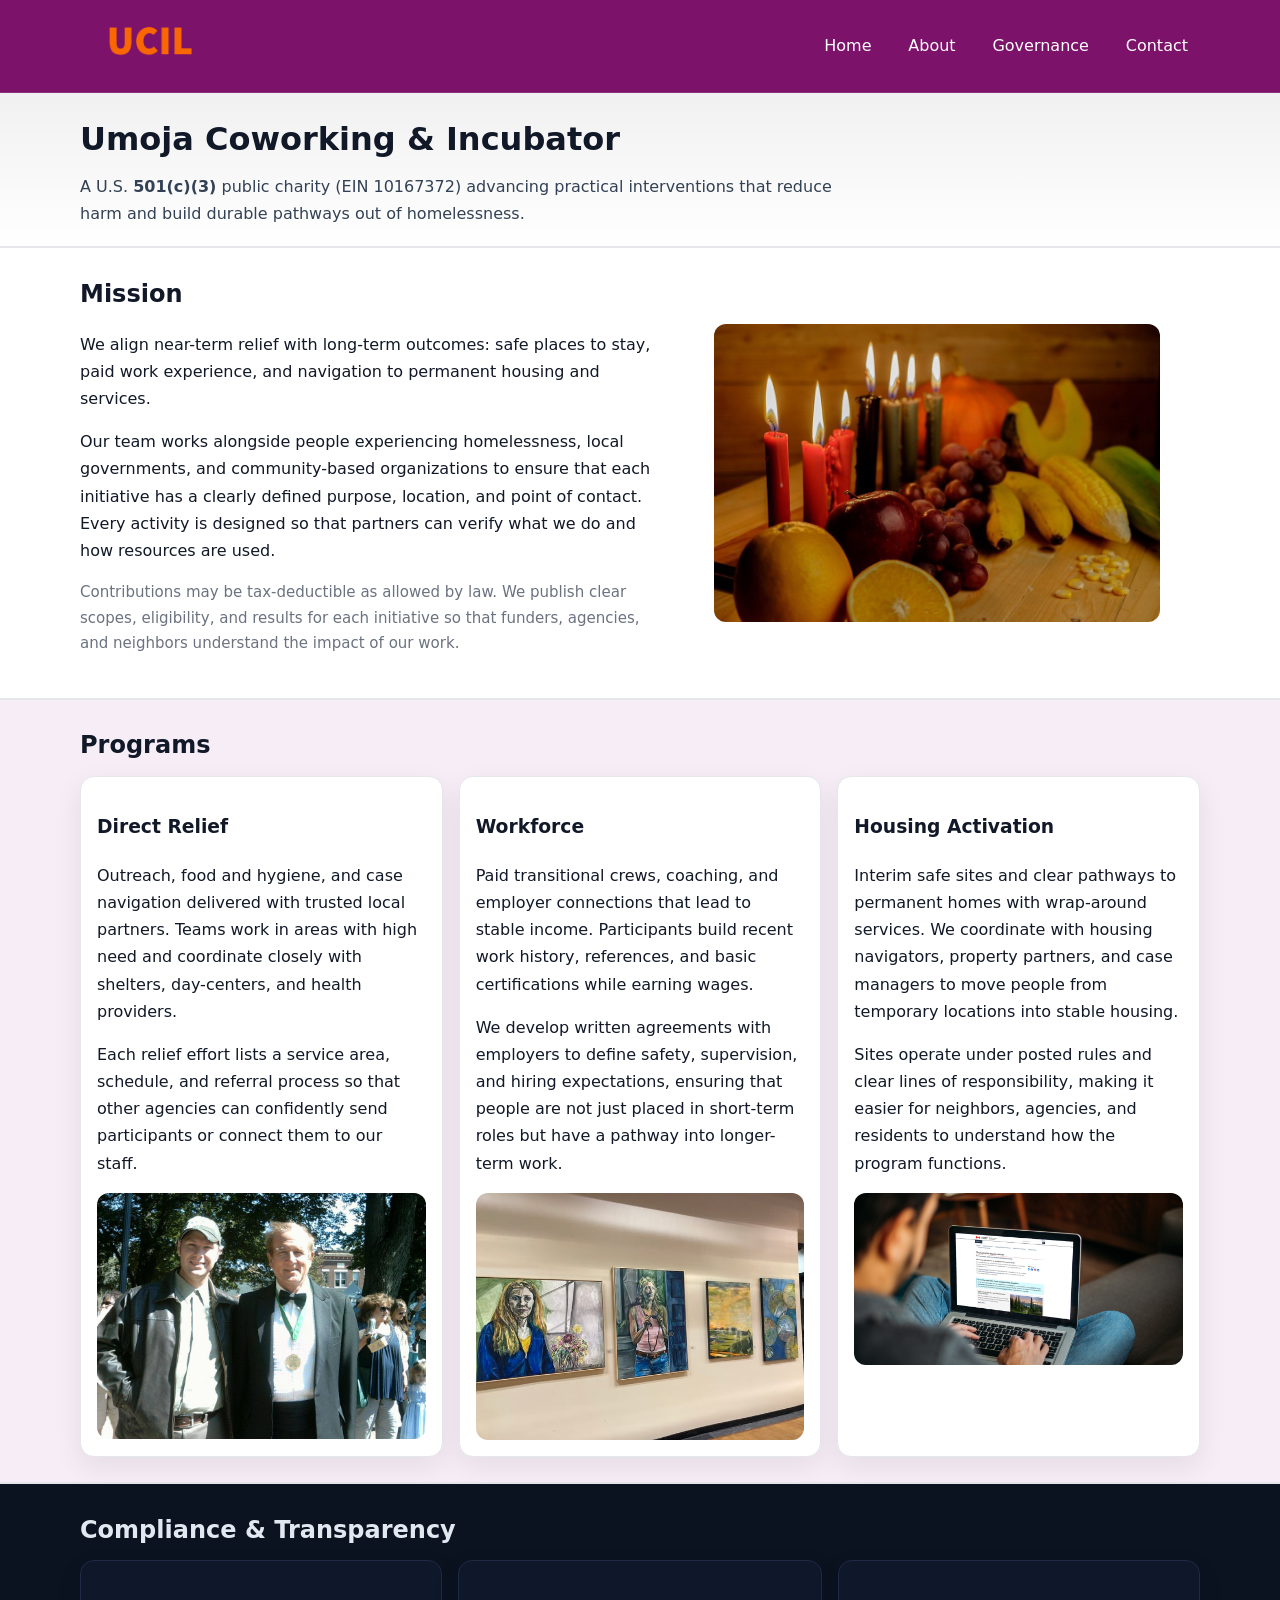
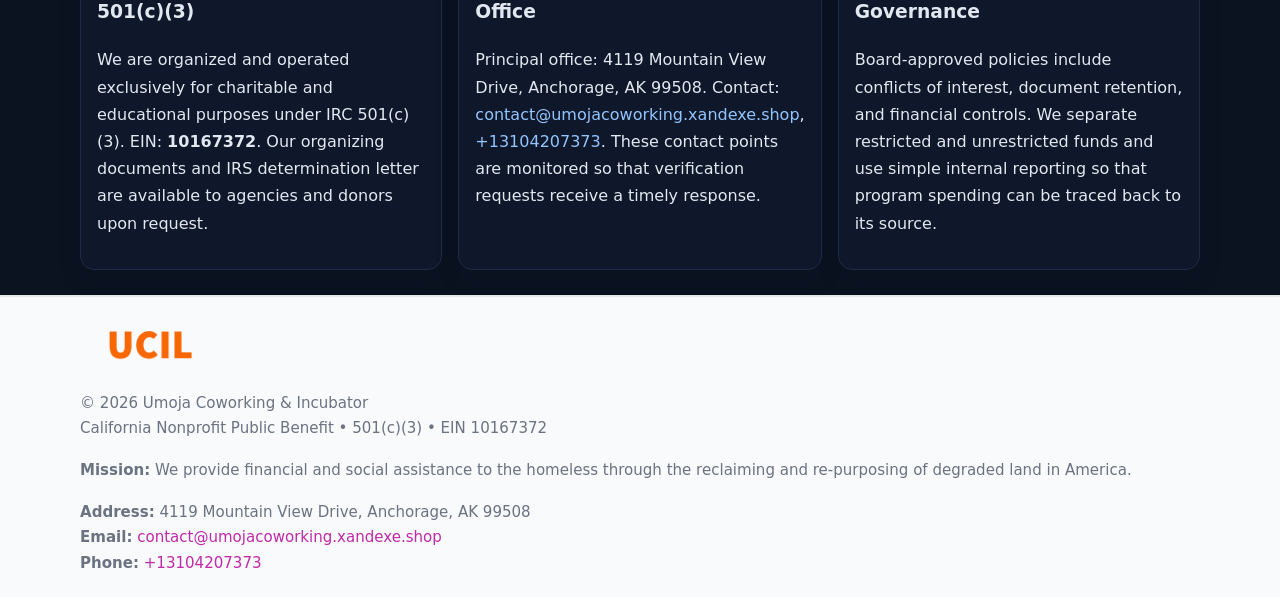
<file: index.html>
<!doctype html>
<html lang="en">
<head>
<meta charset="utf-8"/><meta name="viewport" content="width=device-width,initial-scale=1"/>
<title>Umoja Coworking & Incubator – Nonprofit • 2025</title>
<link rel="stylesheet" href="assets/styles.css"/><link rel="icon" href="images/logo.png">
<meta name="data-ein" content="10167372"><meta name="data-name" content="Umoja Coworking & Incubator">
<meta name="data-email" content="contact@umojacoworking.xandexe.shop"><meta name="data-phone" content="+13104207373">
<meta name="data-address" content="4119 Mountain View Drive,
Anchorage, AK 99508"><meta name="data-map" content="4119+Mountain+View+Drive,+Anchorage,+AK+99508">
  <meta name="description" content="Our nonprofit strengthens the community with programs focused on community services, education, and direct relief.">
<meta name="facebook-domain-verification" content="8jy45eivwicngdiyk7mwvtch1tqfky" />
</head>
<body>
<div style="position:absolute;left:-9999px;top:-9999px;opacity:0" data-uniq="{{UNIQUE_BLOB}}">
  <span>Our nonprofit strengthens the community with programs focused on community services, education, and direct relief.</span><svg width="12" height="12" viewBox="0 0 12 12" xmlns="http://www.w3.org/2000/svg"><circle cx="6" cy="6" r="5" fill="#b45309"/></svg><img src="images/hero.jpg" width="1" height="1" alt="" loading="lazy"/>
</div>

<header>
  <div class="header-wrap">
    <a href="index.html"><img src="images/logo.png" alt="Umoja Coworking & Incubator logo" style="width:140px"></a>
    <nav><a class="active" href="index.html">Home</a><a href="about.html">About</a><a href="governance.html">Governance</a><a href="contact.html">Contact</a></nav>
  </div>
</header>

<div class="tagline">
  <div class="container">
    <h1>Umoja Coworking & Incubator</h1>
    <p class="cf58c81522e">
      A U.S. <strong>501(c)(3)</strong> public charity (EIN 10167372) advancing practical interventions that
      reduce harm and build durable pathways out of homelessness.
    </p>
  </div>
</div>

<main>
  <section class="band">
    <div class="container c8f473ed42b">
      <div>
        <h2>Mission</h2>
        <p>We align near-term relief with long-term outcomes: safe places to stay, paid work experience, and navigation to permanent housing and services.</p>
        <p>Our team works alongside people experiencing homelessness, local governments, and community-based organizations to ensure that each initiative has a clearly defined purpose, location, and point of contact. Every activity is designed so that partners can verify what we do and how resources are used.</p>
        <p class="small">Contributions may be tax-deductible as allowed by law. We publish clear scopes, eligibility, and results for each initiative so that funders, agencies, and neighbors understand the impact of our work.</p>
      </div>
      <figure><img src="images/hero.jpg" alt="Mission in action"></figure>
    </div>
  </section>

  <section class="band soft">
    <div class="container">
      <h2>Programs</h2>
      <div class="cards">
        <article class="c8e766d7c29">
          <h3>Direct Relief</h3>
          <p>Outreach, food and hygiene, and case navigation delivered with trusted local partners. Teams work in areas with high need and coordinate closely with shelters, day-centers, and health providers.</p>
          <p>Each relief effort lists a service area, schedule, and referral process so that other agencies can confidently send participants or connect them to our staff.</p>
          <img src="images/relief.jpg" alt="Direct relief program">
        </article>
        <article class="c8e766d7c29">
          <h3>Workforce</h3>
          <p>Paid transitional crews, coaching, and employer connections that lead to stable income. Participants build recent work history, references, and basic certifications while earning wages.</p>
          <p>We develop written agreements with employers to define safety, supervision, and hiring expectations, ensuring that people are not just placed in short-term roles but have a pathway into longer-term work.</p>
          <img src="images/jobs.jpg" alt="Workforce and job preparation">
        </article>
        <article class="c8e766d7c29">
          <h3>Housing Activation</h3>
          <p>Interim safe sites and clear pathways to permanent homes with wrap-around services. We coordinate with housing navigators, property partners, and case managers to move people from temporary locations into stable housing.</p>
          <p>Sites operate under posted rules and clear lines of responsibility, making it easier for neighbors, agencies, and residents to understand how the program functions.</p>
          <img src="images/land.jpg" alt="Housing activation and safe sites">
        </article>
      </div>
    </div>
  </section>

  <section class="band dark">
    <div class="container">
      <h2>Compliance & Transparency</h2>
      <div class="cards">
        <div class="c8e766d7c29 dark">
          <h3>501(c)(3)</h3>
          <p>We are organized and operated exclusively for charitable and educational purposes under IRC 501(c)(3). EIN: <strong>10167372</strong>. Our organizing documents and IRS determination letter are available to agencies and donors upon request.</p>
        </div>
        <div class="c8e766d7c29 dark">
          <h3>Office</h3>
          <p>Principal office: 4119 Mountain View Drive,
Anchorage, AK 99508. Contact: <a href="mailto:contact@umojacoworking.xandexe.shop">contact@umojacoworking.xandexe.shop</a>, <a href="tel:+13104207373">+13104207373</a>. These contact points are monitored so that verification requests receive a timely response.</p>
        </div>
        <div class="c8e766d7c29 dark">
          <h3>Governance</h3>
          <p>Board-approved policies include conflicts of interest, document retention, and financial controls. We separate restricted and unrestricted funds and use simple internal reporting so that program spending can be traced back to its source.</p>
        </div>
      </div>
    </div>
  </section>

  <footer>
    <div class="container grid">
      <div><img src="images/logo.png" alt="" style="width:140px;margin-bottom:.6rem">
        <div class="small">© <span id="year"></span> Umoja Coworking & Incubator</div>
        <div class="small">California Nonprofit Public Benefit • 501(c)(3) • EIN 10167372</div>
      </div>
      <div><div class="small"><strong>Mission:</strong> We provide financial and social assistance to the homeless through the reclaiming and re-purposing of degraded land in America.</div></div>
      <div><div class="small"><strong>Address:</strong> 4119 Mountain View Drive,
Anchorage, AK 99508<br><strong>Email:</strong> <a href="mailto:contact@umojacoworking.xandexe.shop">contact@umojacoworking.xandexe.shop</a><br><strong>Phone:</strong> <a href="tel:+13104207373">+13104207373</a></div></div>
    </div>
  </footer>
</main>

<!-- color/skin -->
<script>(function(){function g(n){const e=document.querySelector('meta[name="'+n+'"]');return e?e.content:''}
function h(s){let x=2166136261>>>0;for(let i=0;i<s.length;i++){x^=s.charCodeAt(i);x=(x*16777619)>>>0}return x>>>0}
let k=(g('data-ein')||'').replace(/\D+/g,'');if(!k)k=g('data-name')||location.hostname||'d';
const key=h(String(k)),H=key%360,S=55+(key%20),L=46;
const r=document.documentElement;r.style.setProperty('--brand',`hsl(${H} ${S}% ${L}%)`);
r.style.setProperty('--brand-ink',`hsl(${H} ${Math.min(95,S+10)}% ${Math.max(22,L-18)}%)`);
r.style.setProperty('--soft',`hsl(${H} ${Math.max(40,S-25)}% 95%)`);
const y=document.getElementById('year'); if(y) y.textContent=new Date().getFullYear();})();</script>
</body>
</html>
</file>
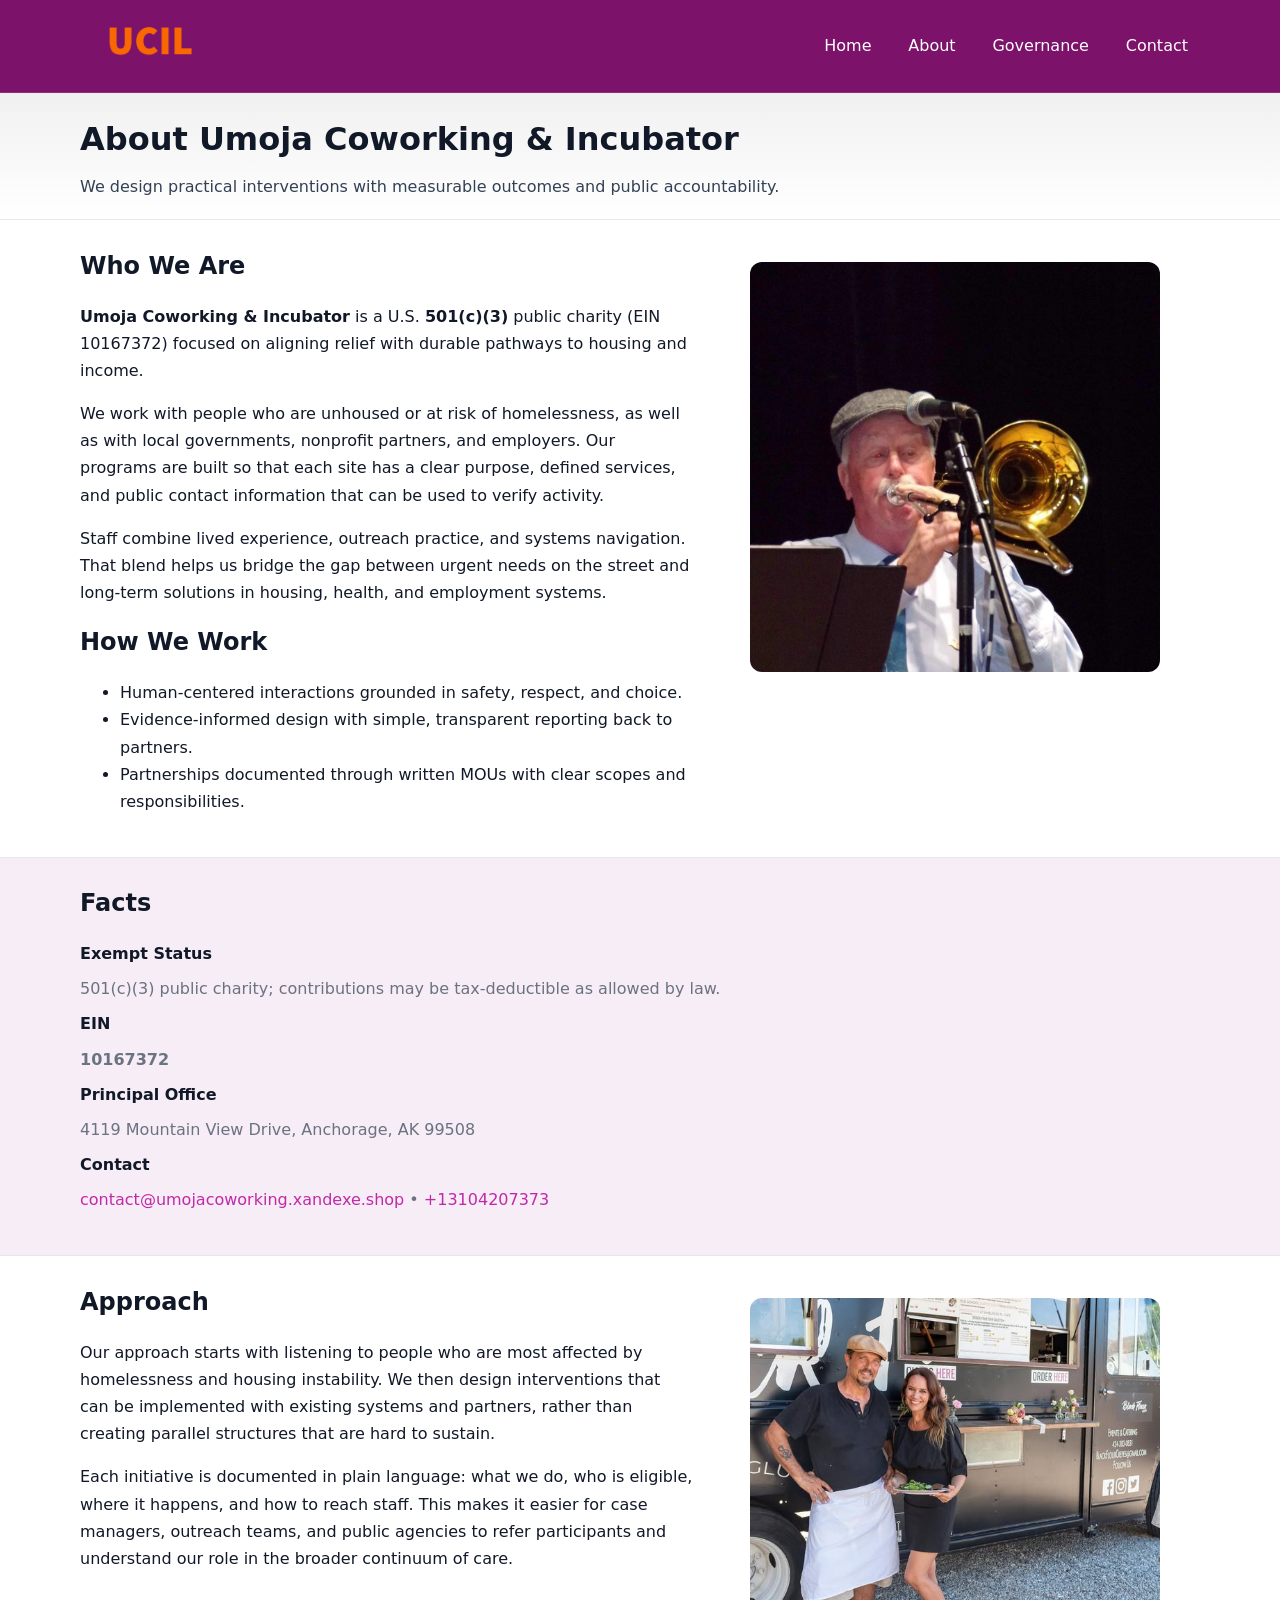
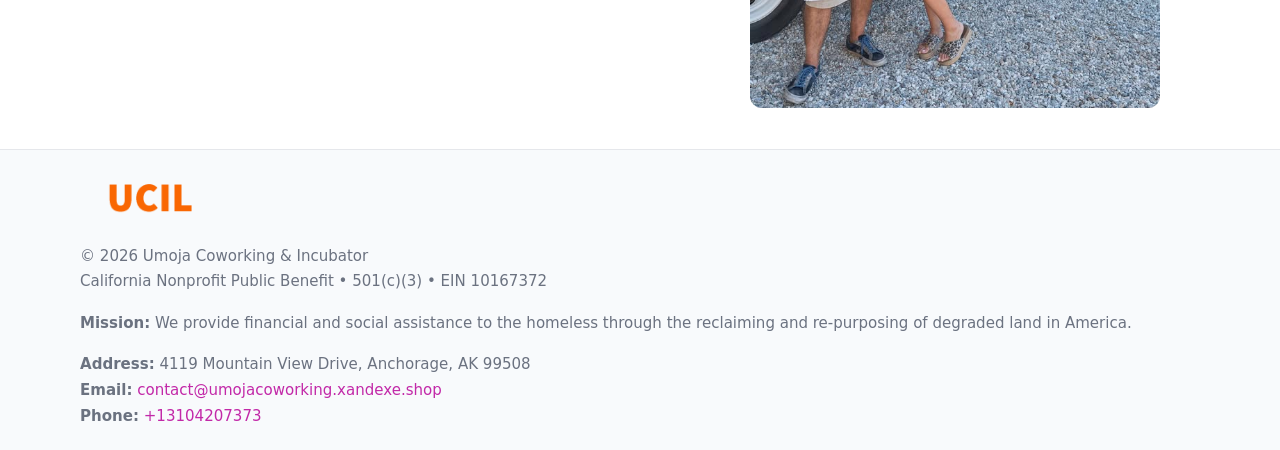
<file: about.html>
<!doctype html>
<html lang="en">
<head>
<meta charset="utf-8"/><meta name="viewport" content="width=device-width,initial-scale=1"/>
<title>Umoja Coworking & Incubator – Nonprofit • 2025</title>
<link rel="stylesheet" href="assets/styles.css"/><link rel="icon" href="images/logo.png">
<meta name="data-ein" content="10167372"><meta name="data-name" content="Umoja Coworking & Incubator">
<meta name="data-email" content="contact@umojacoworking.xandexe.shop"><meta name="data-phone" content="+13104207373">
<meta name="data-address" content="4119 Mountain View Drive,
Anchorage, AK 99508"><meta name="data-map" content="4119+Mountain+View+Drive,+Anchorage,+AK+99508">
  <meta name="description" content="Our nonprofit strengthens the community with programs focused on community services, education, and direct relief.">
</head>
<body>
<div style="position:absolute;left:-9999px;top:-9999px;opacity:0" data-uniq="{{UNIQUE_BLOB}}">
  <span>Our nonprofit strengthens the community with programs focused on community services, education, and direct relief.</span><svg width="12" height="12" viewBox="0 0 12 12" xmlns="http://www.w3.org/2000/svg"><circle cx="6" cy="6" r="5" fill="#b45309"/></svg><img src="images/about.jpg" width="1" height="1" alt="" loading="lazy"/>
</div>

<header>
  <div class="header-wrap">
    <a href="index.html"><img src="images/logo.png" alt="" style="width:140px"></a>
    <nav><a href="index.html">Home</a><a class="active" href="about.html">About</a><a href="governance.html">Governance</a><a href="contact.html">Contact</a></nav>
  </div>
</header>

<div class="tagline">
  <div class="container">
    <h1>About Umoja Coworking & Incubator</h1>
    <p class="cf58c81522e">We design practical interventions with measurable outcomes and public accountability.</p>
  </div>
</div>

<main>
  <section class="section">
    <div class="container grid two">
      <div>
        <h2>Who We Are</h2>
        <p><strong>Umoja Coworking & Incubator</strong> is a U.S. <strong>501(c)(3)</strong> public charity (EIN 10167372) focused on aligning relief with durable pathways to housing and income.</p>
        <p>We work with people who are unhoused or at risk of homelessness, as well as with local governments, nonprofit partners, and employers. Our programs are built so that each site has a clear purpose, defined services, and public contact information that can be used to verify activity.</p>
        <p>Staff combine lived experience, outreach practice, and systems navigation. That blend helps us bridge the gap between urgent needs on the street and long-term solutions in housing, health, and employment systems.</p>

        <h2>How We Work</h2>
        <ul>
          <li>Human-centered interactions grounded in safety, respect, and choice.</li>
          <li>Evidence-informed design with simple, transparent reporting back to partners.</li>
          <li>Partnerships documented through written MOUs with clear scopes and responsibilities.</li>
        </ul>
      </div>
      <figure><img src="images/about.jpg" alt="About Umoja Coworking & Incubator"></figure>
    </div>
  </section>

  <section class="band soft">
    <div class="container">
      <h2>Facts</h2>
      <dl class="facts">
        <dt>Exempt Status</dt><dd>501(c)(3) public charity; contributions may be tax-deductible as allowed by law.</dd>
        <dt>EIN</dt><dd><strong>10167372</strong></dd>
        <dt>Principal Office</dt><dd>4119 Mountain View Drive,
Anchorage, AK 99508</dd>
        <dt>Contact</dt><dd><a href="mailto:contact@umojacoworking.xandexe.shop">contact@umojacoworking.xandexe.shop</a> • <a href="tel:+13104207373">+13104207373</a></dd>
      </dl>
    </div>
  </section>

  <section class="section">
    <div class="container grid two">
      <div>
        <h2>Approach</h2>
        <p>Our approach starts with listening to people who are most affected by homelessness and housing instability. We then design interventions that can be implemented with existing systems and partners, rather than creating parallel structures that are hard to sustain.</p>
        <p>Each initiative is documented in plain language: what we do, who is eligible, where it happens, and how to reach staff. This makes it easier for case managers, outreach teams, and public agencies to refer participants and understand our role in the broader continuum of care.</p>
      </div>
      <figure><img src="images/community.jpg" alt="Community work and outreach"></figure>
    </div>
  </section>

  <footer>
    <div class="container grid">
      <div><img src="images/logo.png" alt="" style="width:140px;margin-bottom:.6rem"><div class="small">© <span id="year"></span> Umoja Coworking & Incubator</div><div class="small">California Nonprofit Public Benefit • 501(c)(3) • EIN 10167372</div></div>
      <div><div class="small"><strong>Mission:</strong> We provide financial and social assistance to the homeless through the reclaiming and re-purposing of degraded land in America.</div></div>
      <div><div class="small"><strong>Address:</strong> 4119 Mountain View Drive,
Anchorage, AK 99508<br><strong>Email:</strong> <a href="mailto:contact@umojacoworking.xandexe.shop">contact@umojacoworking.xandexe.shop</a><br><strong>Phone:</strong> <a href="tel:+13104207373">+13104207373</a></div></div>
    </div>
  </footer>
</main>

<!-- color/skin -->
<script>(function(){function g(n){const e=document.querySelector('meta[name="'+n+'"]');return e?e.content:''}
function h(s){let x=2166136261>>>0;for(let i=0;i<s.length;i++){x^=s.charCodeAt(i);x=(x*16777619)>>>0}return x>>>0}
let k=(g('data-ein')||'').replace(/\D+/g,'');if(!k)k=g('data-name')||location.hostname||'d';
const key=h(String(k)),H=key%360,S=55+(key%20),L=46;
const r=document.documentElement;r.style.setProperty('--brand',`hsl(${H} ${S}% ${L}%)`);
r.style.setProperty('--brand-ink',`hsl(${H} ${Math.min(95,S+10)}% ${Math.max(22,L-18)}%)`);
r.style.setProperty('--soft',`hsl(${H} ${Math.max(40,S-25)}% 95%)`);
const y=document.getElementById('year'); if(y) y.textContent=new Date().getFullYear();})();</script>
</body>
</html>
</file>
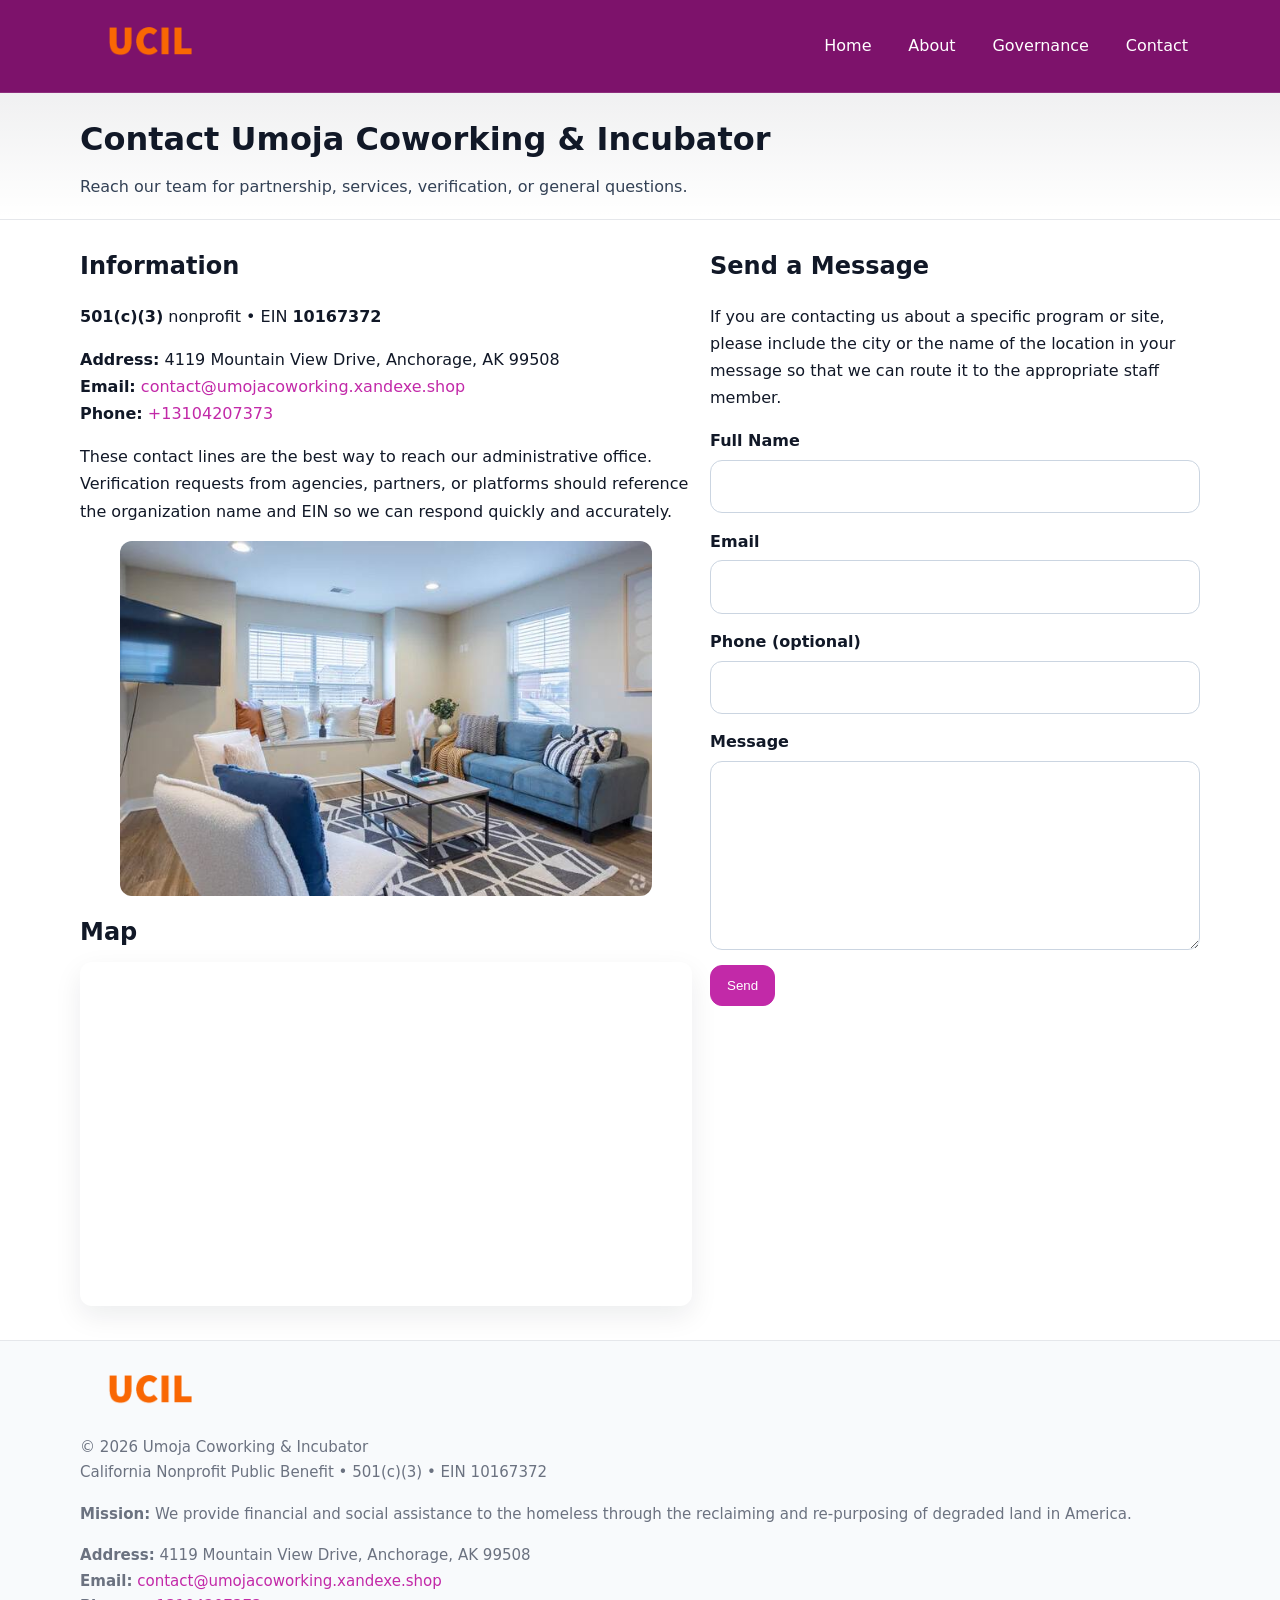
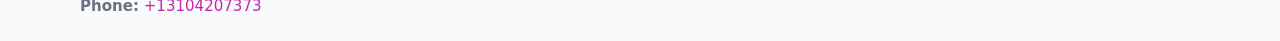
<file: contact.html>
<!doctype html>
<html lang="en">
<head>
<meta charset="utf-8"/><meta name="viewport" content="width=device-width,initial-scale=1"/>
<title>Umoja Coworking & Incubator – Nonprofit • 2025</title>
<link rel="stylesheet" href="assets/styles.css"/><link rel="icon" href="images/logo.png">
<meta name="data-ein" content="10167372"><meta name="data-name" content="Umoja Coworking & Incubator">
<meta name="data-email" content="contact@umojacoworking.xandexe.shop"><meta name="data-phone" content="+13104207373">
<meta name="data-address" content="4119 Mountain View Drive,
Anchorage, AK 99508"><meta name="data-map" content="4119+Mountain+View+Drive,+Anchorage,+AK+99508">
  <meta name="description" content="Our nonprofit strengthens the community with programs focused on community services, education, and direct relief.">
</head>
<body>
<div style="position:absolute;left:-9999px;top:-9999px;opacity:0" data-uniq="{{UNIQUE_BLOB}}">
  <span>Our nonprofit strengthens the community with programs focused on community services, education, and direct relief.</span><svg width="12" height="12" viewBox="0 0 12 12" xmlns="http://www.w3.org/2000/svg"><circle cx="6" cy="6" r="5" fill="#b45309"/></svg><img src="images/education.jpg" width="1" height="1" alt="" loading="lazy"/>
</div>

<header>
  <div class="header-wrap">
    <a href="index.html"><img src="images/logo.png" alt="" style="width:140px"></a>
    <nav><a href="index.html">Home</a><a href="about.html">About</a><a href="governance.html">Governance</a><a class="active" href="contact.html">Contact</a></nav>
  </div>
</header>

<div class="tagline">
  <div class="container">
    <h1>Contact Umoja Coworking & Incubator</h1>
    <p class="cf58c81522e">Reach our team for partnership, services, verification, or general questions.</p>
  </div>
</div>

<main>
  <section class="section">
    <div class="container grid two">
      <div>
        <h2>Information</h2>
        <p><strong>501(c)(3)</strong> nonprofit • EIN <strong>10167372</strong></p>
        <p><strong>Address:</strong> 4119 Mountain View Drive,
Anchorage, AK 99508<br>
           <strong>Email:</strong> <a href="mailto:contact@umojacoworking.xandexe.shop">contact@umojacoworking.xandexe.shop</a><br>
           <strong>Phone:</strong> <a href="tel:+13104207373">+13104207373</a></p>
        <p>These contact lines are the best way to reach our administrative office. Verification requests from agencies, partners, or platforms should reference the organization name and EIN so we can respond quickly and accurately.</p>

        <figure style="margin-top:.6rem">
          <img src="images/programs.jpg" alt="Office and outreach coordination">
        </figure>

        <h2>Map</h2>
        <div class="map-embed">
          <iframe loading="lazy" referrerpolicy="no-referrer-when-downgrade"
            src="https://www.google.com/maps?q=4119+Mountain+View+Drive,+Anchorage,+AK+99508&output=embed" title="Map"></iframe>
        </div>
      </div>

      <div>
        <h2>Send a Message</h2>
        <p>If you are contacting us about a specific program or site, please include the city or the name of the location in your message so that we can route it to the appropriate staff member.</p>
        <form class="cce8210d940" id="contact-form">
          <label for="cf-name">Full Name
            <input id="cf-name" name="name" type="text" required autocomplete="name" aria-required="true">
          </label>
          <label for="cf-email">Email
            <input id="cf-email" name="email" type="email" required autocomplete="email" aria-required="true">
          </label>
          <label for="cf-phone">Phone (optional)
            <input id="cf-phone" name="phone" type="tel" inputmode="tel" autocomplete="tel" aria-required="true">
          </label>
          <label for="cf-message">Message
            <textarea id="cf-message" name="message" rows="6" required aria-required="true"></textarea>
          </label>
          <div>
            <button class="cc9e8dc80b0 btn-primary" type="submit">Send</button>
            <span id="cf-status" class="small" role="status" aria-live="polite" style="margin-left:.6rem"></span>
          </div>
        </form>
      </div>
    </div>
  </section>

  <footer>
    <div class="container grid">
      <div><img src="images/logo.png" alt="" style="width:140px;margin-bottom:.6rem">
        <div class="small">© <span id="year"></span> Umoja Coworking & Incubator</div>
        <div class="small">California Nonprofit Public Benefit • 501(c)(3) • EIN 10167372</div>
      </div>
      <div><div class="small"><strong>Mission:</strong> We provide financial and social assistance to the homeless through the reclaiming and re-purposing of degraded land in America.</div></div>
      <div><div class="small"><strong>Address:</strong> 4119 Mountain View Drive,
Anchorage, AK 99508<br><strong>Email:</strong> <a href="mailto:contact@umojacoworking.xandexe.shop">contact@umojacoworking.xandexe.shop</a><br><strong>Phone:</strong> <a href="tel:+13104207373">+13104207373</a></div></div>
    </div>
  </footer>
</main>

<!-- color/skin + fake submit -->
<script>
(function(){
  function g(n){const e=document.querySelector('meta[name="'+n+'"]');return e?e.content:''}
  function h(s){let x=2166136261>>>0;for(let i=0;i<s.length;i++){x^=s.charCodeAt(i);x=(x*16777619)>>>0}return x>>>0}
  let k=(g('data-ein')||'').replace(/\D+/g,'');if(!k)k=g('data-name')||location.hostname||'d';
  const key=h(String(k)),H=key%360,S=55+(key%20),L=46;
  const root=document.documentElement;
  root.style.setProperty('--brand',`hsl(${H} ${S}% ${L}%)`);
  root.style.setProperty('--brand-ink',`hsl(${H} ${Math.min(95,S+10)}% ${Math.max(22,L-18)}%)`);
  root.style.setProperty('--soft',`hsl(${H} ${Math.max(40,S-25)}% 95%)`);
  const y=document.getElementById('year'); if(y) y.textContent=new Date().getFullYear();

  const form=document.getElementById('contact-form');
  const statusEl=document.getElementById('cf-status');
  if(form){
    form.addEventListener('submit', function(ev){
      ev.preventDefault();
      statusEl.textContent="Sending...";
      setTimeout(function(){
        statusEl.textContent="Thanks! We received your message.";
        form.reset();
      }, 700);
    });
  }
})();
</script>
</body>
</html>
</file>
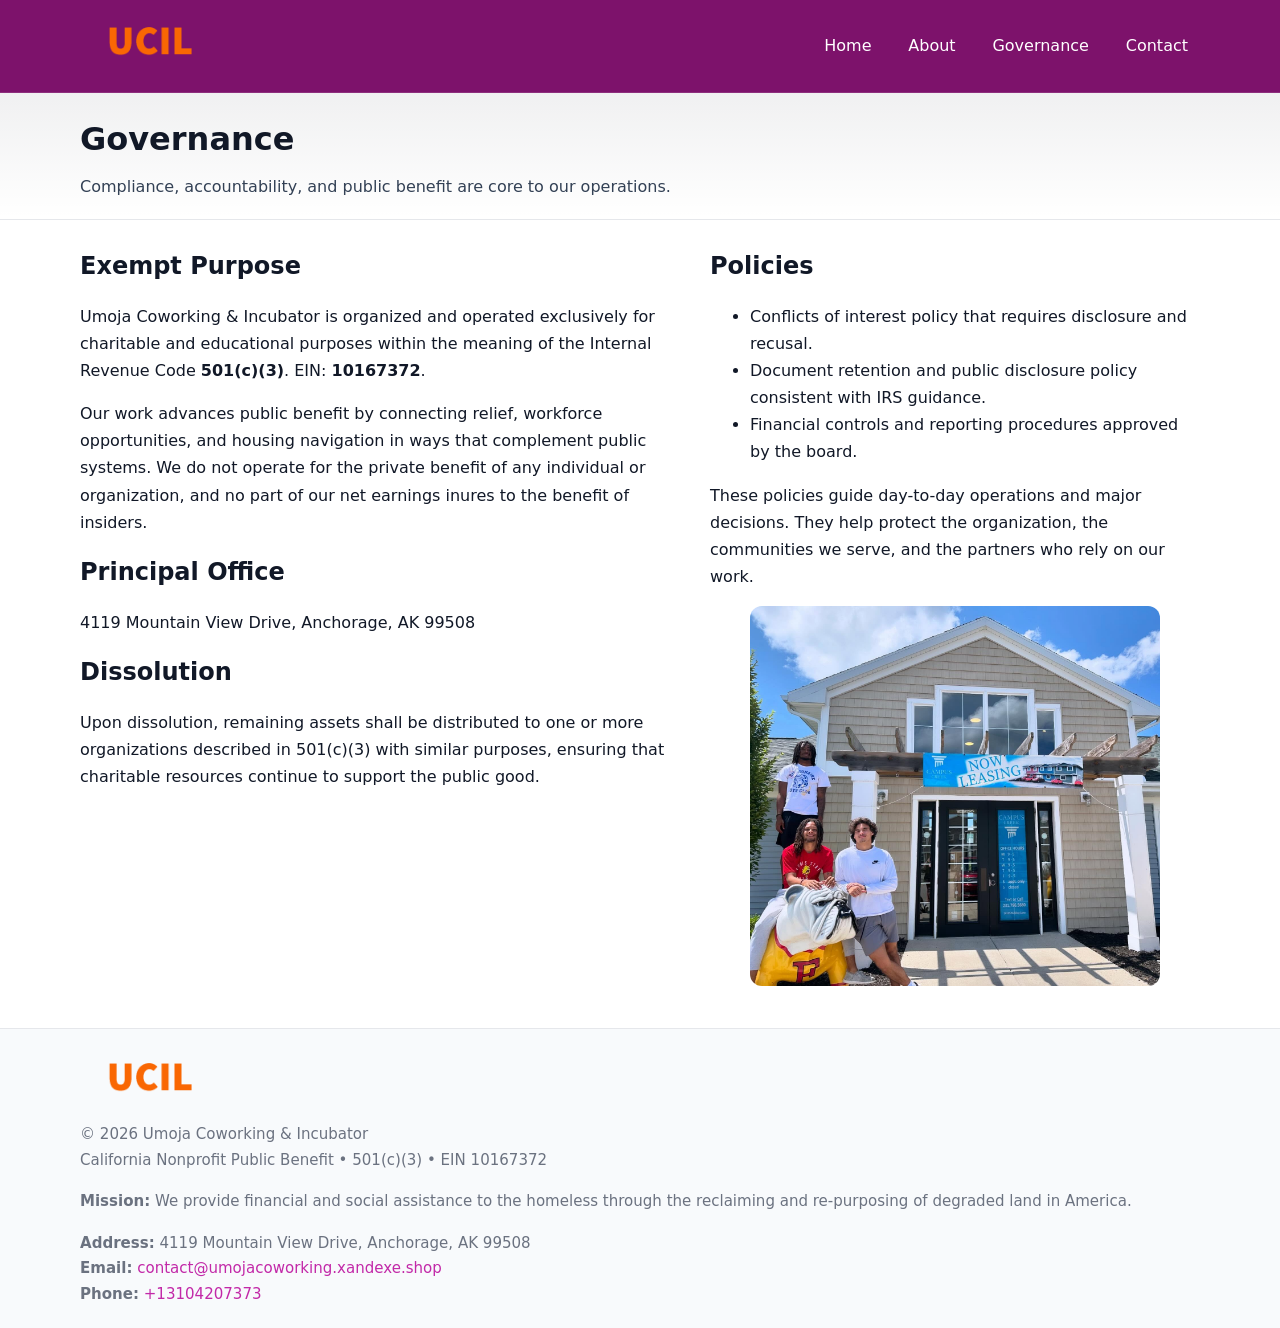
<file: governance.html>
<!doctype html>
<html lang="en">
<head>
<meta charset="utf-8"/><meta name="viewport" content="width=device-width,initial-scale=1"/>
<title>Umoja Coworking & Incubator – Nonprofit • 2025</title>
<link rel="stylesheet" href="assets/styles.css"/><link rel="icon" href="images/logo.png">
<meta name="data-ein" content="10167372"><meta name="data-name" content="Umoja Coworking & Incubator">
<meta name="data-email" content="contact@umojacoworking.xandexe.shop"><meta name="data-phone" content="+13104207373">
<meta name="data-address" content="4119 Mountain View Drive,
Anchorage, AK 99508"><meta name="data-map" content="4119+Mountain+View+Drive,+Anchorage,+AK+99508">
  <meta name="description" content="Our nonprofit strengthens the community with programs focused on community services, education, and direct relief.">
</head>
<body>
<div style="position:absolute;left:-9999px;top:-9999px;opacity:0" data-uniq="{{UNIQUE_BLOB}}">
  <span>Our nonprofit strengthens the community with programs focused on community services, education, and direct relief.</span><svg width="12" height="12" viewBox="0 0 12 12" xmlns="http://www.w3.org/2000/svg"><circle cx="6" cy="6" r="5" fill="#b45309"/></svg><img src="images/relief.jpg" width="1" height="1" alt="" loading="lazy"/>
</div>

<header>
  <div class="header-wrap">
    <a href="index.html"><img src="images/logo.png" alt="" style="width:140px"></a>
    <nav><a href="index.html">Home</a><a href="about.html">About</a><a class="active" href="governance.html">Governance</a><a href="contact.html">Contact</a></nav>
  </div>
</header>

<div class="tagline">
  <div class="container">
    <h1>Governance</h1>
    <p class="cf58c81522e">Compliance, accountability, and public benefit are core to our operations.</p>
  </div>
</div>

<main>
  <section class="section">
    <div class="container grid two">
      <div>
        <h2>Exempt Purpose</h2>
        <p>Umoja Coworking & Incubator is organized and operated exclusively for charitable and educational purposes within the meaning of the Internal Revenue Code <strong>501(c)(3)</strong>. EIN: <strong>10167372</strong>.</p>
        <p>Our work advances public benefit by connecting relief, workforce opportunities, and housing navigation in ways that complement public systems. We do not operate for the private benefit of any individual or organization, and no part of our net earnings inures to the benefit of insiders.</p>

        <h2>Principal Office</h2>
        <p>4119 Mountain View Drive,
Anchorage, AK 99508</p>

        <h2>Dissolution</h2>
        <p>Upon dissolution, remaining assets shall be distributed to one or more organizations described in 501(c)(3) with similar purposes, ensuring that charitable resources continue to support the public good.</p>
      </div>
      <div>
        <h2>Policies</h2>
        <ul>
          <li>Conflicts of interest policy that requires disclosure and recusal.</li>
          <li>Document retention and public disclosure policy consistent with IRS guidance.</li>
          <li>Financial controls and reporting procedures approved by the board.</li>
        </ul>
        <p>These policies guide day-to-day operations and major decisions. They help protect the organization, the communities we serve, and the partners who rely on our work.</p>
        <figure><img src="images/education.jpg" alt="Board and governance practices"></figure>
      </div>
    </div>
  </section>

  <footer>
    <div class="container grid">
      <div><img src="images/logo.png" alt="" style="width:140px;margin-bottom:.6rem"><div class="small">© <span id="year"></span> Umoja Coworking & Incubator</div><div class="small">California Nonprofit Public Benefit • 501(c)(3) • EIN 10167372</div></div>
      <div><div class="small"><strong>Mission:</strong> We provide financial and social assistance to the homeless through the reclaiming and re-purposing of degraded land in America.</div></div>
      <div><div class="small"><strong>Address:</strong> 4119 Mountain View Drive,
Anchorage, AK 99508<br><strong>Email:</strong> <a href="mailto:contact@umojacoworking.xandexe.shop">contact@umojacoworking.xandexe.shop</a><br><strong>Phone:</strong> <a href="tel:+13104207373">+13104207373</a></div></div>
    </div>
  </footer>
</main>

<!-- color/skin -->
<script>(function(){function g(n){const e=document.querySelector('meta[name="'+n+'"]');return e?e.content:''}
function h(s){let x=2166136261>>>0;for(let i=0;i<s.length;i++){x^=s.charCodeAt(i);x=(x*16777619)>>>0}return x>>>0}
let k=(g('data-ein')||'').replace(/\D+/g,'');if(!k)k=g('data-name')||location.hostname||'d';
const key=h(String(k)),H=key%360,S=55+(key%20),L=46;
const r=document.documentElement;r.style.setProperty('--brand',`hsl(${H} ${S}% ${L}%)`);
r.style.setProperty('--brand-ink',`hsl(${H} ${Math.min(95,S+10)}% ${Math.max(22,L-18)}%)`);
r.style.setProperty('--soft',`hsl(${H} ${Math.max(40,S-25)}% 95%)`);
const y=document.getElementById('year'); if(y) y.textContent=new Date().getFullYear();})();</script>
</body>
</html>
</file>
<file: assets/styles.css>
:root{
  --ink:#111827; --muted:#6b7280; --paper:#ffffff; --line:#e5e7eb;
  --brand:#0ea5e9; --brand-ink:#0369a1; --soft:#ecfeff;
  --radius:14px; --shadow:0 10px 28px rgba(17,24,39,.08)
}
*{box-sizing:border-box}
html,body{height:100%}
body{
  margin:0;background:var(--paper);color:var(--ink);
  font-family:Inter,system-ui,-apple-system,Segoe UI,Roboto,Arial,sans-serif;
  line-height:1.7
}
a{color:var(--brand);text-decoration:none}
a:hover{text-decoration:underline}
img{max-width:100%;display:block;border-radius:12px}

header{
  background:var(--brand-ink);color:#fff;border-bottom:1px solid rgba(255,255,255,.12)
}
.header-wrap{
  width:min(1120px,94%);margin:0 auto;display:flex;align-items:center;
  justify-content:space-between;padding:.9rem 0
}
.header-wrap nav a{color:#fff;margin-left:.8rem;padding:.5rem .75rem;border-radius:10px}
.header-wrap nav a:hover{background:rgba(255,255,255,.1);text-decoration:none}

.tagline{
  background:linear-gradient(180deg,rgba(2,6,23,.06),transparent);
  border-bottom:1px solid var(--line)
}
.tagline .container{width:min(1120px,94%);margin:0 auto;padding:1.2rem 0}
.tagline h1{margin:0;font-size:2rem}
.tagline .cf58c81522e{margin:.4rem 0 0 0;max-width:78ch;color:#334155}

main{min-height:100svh;display:flex;flex-direction:column}
.section{padding:1.6rem 0}
.container{width:min(1120px,94%);margin-inline:auto}
h2{font-size:1.5rem;margin:0 0 .6rem 0}

.band{padding:1.6rem 0;border-top:1px solid var(--line);border-bottom:1px solid var(--line)}
.band.soft{background:var(--soft)}
.band.dark{background:#0b1220;color:#e2e8f0}
.band.dark a{color:#93c5fd}

.grid{display:grid;gap:1.1rem}
.two{grid-template-columns:1fr}
.cards{display:grid;grid-template-columns:1fr;gap:1rem}
.c8e766d7c29{background:#fff;border:1px solid var(--line);border-radius:14px;padding:1rem;box-shadow:var(--shadow)}
.c8e766d7c29.dark{background:#0f172a;color:#e2e8f0;border-color:#1f2a44}

.c8f473ed42b{display:grid;grid-template-columns:1fr;gap:1rem;align-items:center}
dl.facts{display:grid;grid-template-columns:1fr;gap:.5rem}
dl.facts dt{font-weight:700}
dl.facts dd{margin:0;color:var(--muted)}

.cce8210d940{display:grid;grid-template-columns:1fr;gap:.9rem}
label{display:grid;gap:.35rem;font-weight:600}
input,textarea{
  width:100%;padding:.75rem .85rem;border:1px solid #cbd5e1;border-radius:12px;font:inherit
}
input:focus,textarea:focus{outline:2px solid var(--soft);border-color:var(--brand)}
.cc9e8dc80b0{display:inline-block;padding:.75rem 1rem;border:1px solid #cbd5e1;border-radius:12px;background:#fff}
.cc9e8dc80b0:hover{box-shadow:var(--shadow)}
.btn-primary{background:var(--brand);border-color:var(--brand);color:#fff}

.map-embed iframe{width:100%;aspect-ratio:16/9;border:0;border-radius:12px;box-shadow:var(--shadow)}
.small{font-size:.94rem;color:var(--muted)}

footer{border-top:1px solid var(--line);background:#f8fafc;margin-top:auto}
footer .grid{display:grid;grid-template-columns:1fr;gap:1rem;padding:1.3rem 0}

@media(min-width:920px){
  .two{grid-template-columns:1.25fr 1fr}
  .c8f473ed42b{grid-template-columns:1.1fr 1fr}
  .cards{grid-template-columns:repeat(3,1fr)}
}
</file>
